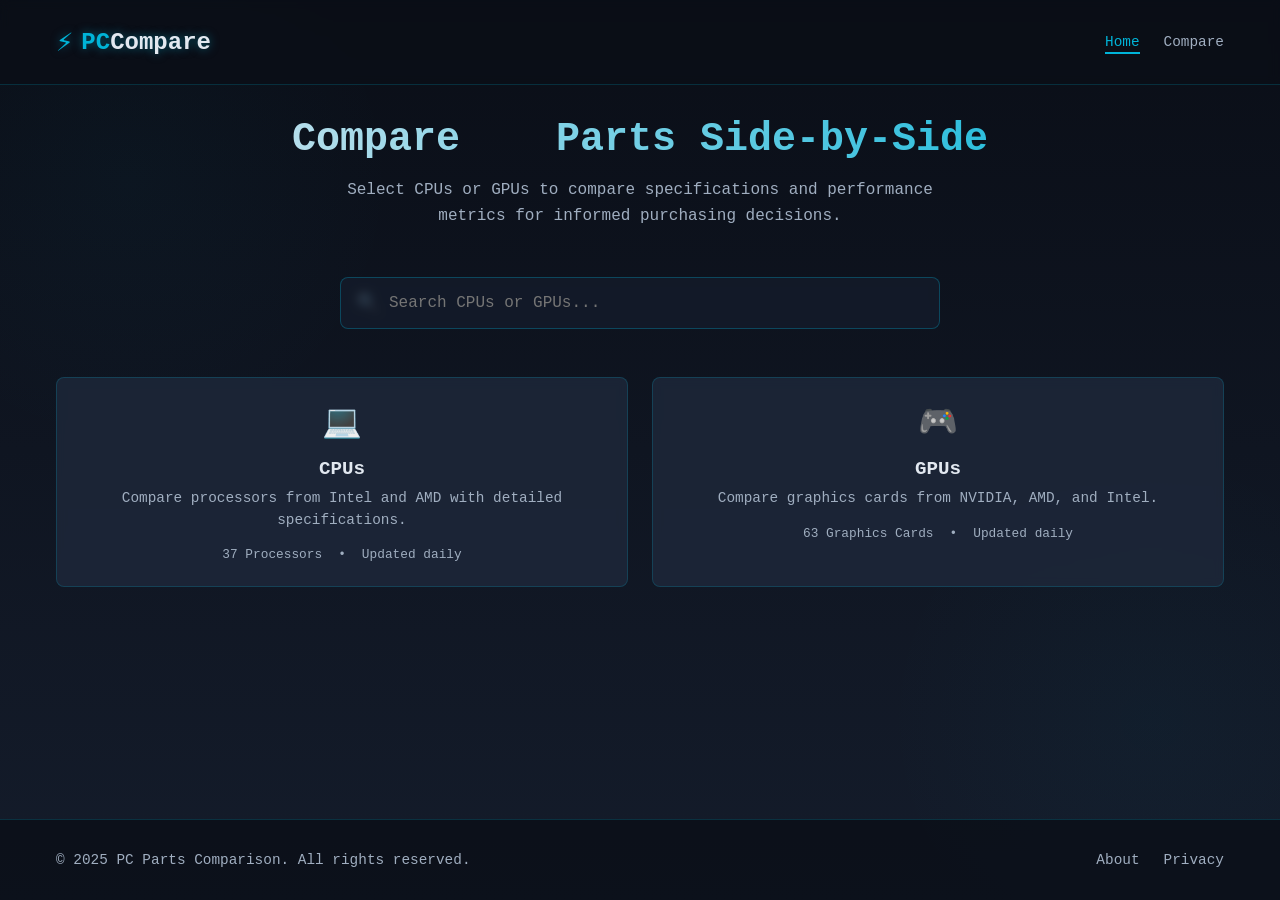
<file: index.html>
<!DOCTYPE html>
<html lang="en">
<head>
    <meta charset="UTF-8">
    <meta name="viewport" content="width=device-width, initial-scale=1.0">
    <title>PC Parts Comparison</title>
    <style>
        :root {
            --bg-primary: #0a0e17;
            --bg-secondary: #141c2b;
            --accent: #00b4d8;
            --text-primary: #e2e8f0;
            --text-secondary: #a0aec0;
            --success: #10b981;
            --danger: #ef4444;
            --card-bg: rgba(30, 41, 59, 0.8);
            --glow: 0 0 10px rgba(0, 180, 216, 0.5);
        }
        
        * {
            margin: 0;
            padding: 0;
            box-sizing: border-box;
            font-family: 'Consolas', 'Courier New', monospace;
        }
        
        body {
            background-color: var(--bg-primary);
            color: var(--text-primary);
            min-height: 100vh;
            display: flex;
            flex-direction: column;
            background-image: 
                radial-gradient(circle at 10% 20%, rgba(0, 180, 216, 0.03) 0%, transparent 20%),
                radial-gradient(circle at 90% 80%, rgba(0, 180, 216, 0.03) 0%, transparent 20%),
                linear-gradient(to bottom, var(--bg-primary), var(--bg-secondary));
        }
        
        header {
            padding: 1.5rem;
            background-color: rgba(10, 14, 23, 0.8);
            backdrop-filter: blur(5px);
            border-bottom: 1px solid rgba(0, 180, 216, 0.2);
            position: sticky;
            top: 0;
            z-index: 100;
        }
        
        .container {
            width: 100%;
            max-width: 1200px;
            margin: 0 auto;
            padding: 0 1rem;
        }
        
        .header-content {
            display: flex;
            justify-content: space-between;
            align-items: center;
        }
        
        .logo {
            display: flex;
            align-items: center;
            gap: 0.5rem;
            font-size: 1.5rem;
            font-weight: bold;
            color: var(--accent);
            text-shadow: var(--glow);
        }
        
        .logo span {
            color: var(--text-primary);
        }
        
        .logo-icon {
            font-size: 1.8rem;
        }
        
        nav ul {
            display: flex;
            list-style: none;
            gap: 1.5rem;
        }
        
        nav a {
            color: var(--text-secondary);
            text-decoration: none;
            transition: color 0.3s ease;
            font-size: 0.9rem;
            position: relative;
            padding: 0.25rem 0;
        }
        
        nav a:hover {
            color: var(--accent);
        }
        
        nav a::after {
            content: '';
            position: absolute;
            width: 0;
            height: 2px;
            bottom: 0;
            left: 0;
            background-color: var(--accent);
            transition: width 0.3s ease;
        }
        
        nav a:hover::after {
            width: 100%;
        }
        
        .active {
            color: var(--accent);
        }
        
        .active::after {
            width: 100%;
        }
        
        main {
            flex: 1;
            padding: 2rem 0;
        }
        
        .hero {
            text-align: center;
            margin: 2rem 0 3rem;
        }
        
        .hero h1 {
            font-size: 2.5rem;
            margin-bottom: 1rem;
            background: linear-gradient(90deg, var(--text-primary), var(--accent));
            -webkit-background-clip: text;
            -webkit-text-fill-color: transparent;
        }
        
        .hero p {
            color: var(--text-secondary);
            max-width: 600px;
            margin: 0 auto;
            line-height: 1.6;
        }
        
        .search-container {
            position: relative;
            max-width: 600px;
            margin: 2rem auto;
        }
        
        .search-wrapper {
            position: relative;
            display: flex;
            align-items: center;
        }
        
        .search-icon {
            position: absolute;
            left: 1rem;
            color: var(--text-secondary);
            font-size: 1.2rem;
        }
        
        #search {
            width: 100%;
            padding: 1rem 1rem 1rem 3rem;
            border: 1px solid rgba(0, 180, 216, 0.3);
            border-radius: 8px;
            background-color: rgba(20, 28, 43, 0.8);
            color: var(--text-primary);
            font-size: 1rem;
            backdrop-filter: blur(5px);
            transition: all 0.3s ease;
        }
        
        #search:focus {
            outline: none;
            border-color: var(--accent);
            box-shadow: var(--glow);
        }
        
        #search-results {
            position: absolute;
            top: 100%;
            left: 0;
            right: 0;
            background-color: var(--card-bg);
            border-radius: 0 0 8px 8px;
            border: 1px solid rgba(0, 180, 216, 0.3);
            border-top: none;
            max-height: 400px;
            overflow-y: auto;
            z-index: 10;
            backdrop-filter: blur(10px);
            display: none;
        }
        
        .result-item {
            padding: 1rem;
            border-bottom: 1px solid rgba(0, 180, 216, 0.2);
            cursor: pointer;
            transition: background-color 0.2s ease;
            display: flex;
            align-items: center;
            gap: 1rem;
        }
        
        .result-item:last-child {
            border-bottom: none;
        }
        
        .result-item:hover {
            background-color: rgba(0, 180, 216, 0.1);
        }
        
        .result-img {
            width: 50px;
            height: 50px;
            background-color: var(--bg-secondary);
            border-radius: 8px;
            display: flex;
            align-items: center;
            justify-content: center;
            font-size: 1.5rem;
            color: var(--accent);
        }
        
        .result-info {
            flex: 1;
        }
        
        .result-name {
            font-weight: bold;
            font-size: 1rem;
            margin-bottom: 0.25rem;
        }
        
        .result-specs {
            color: var(--text-secondary);
            font-size: 0.8rem;
        }
        
        .result-type {
            font-size: 0.7rem;
            padding: 0.2rem 0.5rem;
            border-radius: 4px;
            text-transform: uppercase;
            margin-left: 0.5rem;
        }
        
        .type-cpu {
            background-color: rgba(16, 185, 129, 0.2);
            color: var(--success);
        }
        
        .type-gpu {
            background-color: rgba(239, 68, 68, 0.2);
            color: var(--danger);
        }
        
        .highlight {
            color: var(--accent);
            font-weight: bold;
        }
        
        .categories {
            display: grid;
            grid-template-columns: repeat(auto-fit, minmax(250px, 1fr));
            gap: 1.5rem;
            margin-top: 3rem;
        }
        
        .category-card {
            background-color: var(--card-bg);
            border-radius: 8px;
            padding: 1.5rem;
            text-align: center;
            transition: transform 0.3s ease, box-shadow 0.3s ease;
            cursor: pointer;
            border: 1px solid rgba(0, 180, 216, 0.2);
            backdrop-filter: blur(5px);
        }
        
        .category-card:hover {
            transform: translateY(-5px);
            box-shadow: var(--glow);
        }
        
        .category-icon {
            font-size: 2rem;
            color: var(--accent);
            margin-bottom: 1rem;
        }
        
        .category-title {
            font-size: 1.2rem;
            margin-bottom: 0.5rem;
        }
        
        .category-description {
            color: var(--text-secondary);
            font-size: 0.9rem;
            line-height: 1.5;
        }
        
        .category-stats {
            display: flex;
            justify-content: center;
            gap: 1rem;
            margin-top: 1rem;
            color: var(--text-secondary);
            font-size: 0.8rem;
        }
        
        footer {
            background-color: rgba(10, 14, 23, 0.8);
            padding: 2rem 0;
            border-top: 1px solid rgba(0, 180, 216, 0.2);
            margin-top: 2rem;
        }
        
        .footer-content {
            display: flex;
            justify-content: space-between;
            align-items: center;
        }
        
        .footer-links {
            display: flex;
            gap: 1.5rem;
        }
        
        .footer-links a {
            color: var(--text-secondary);
            text-decoration: none;
            font-size: 0.9rem;
            transition: color 0.3s ease;
        }
        
        .footer-links a:hover {
            color: var(--accent);
        }
        
        .copyright {
            color: var(--text-secondary);
            font-size: 0.9rem;
        }
        
        /* Terminal-like typing animation */
        .terminal-text {
            position: relative;
            display: inline-block;
        }
        
        .terminal-text::after {
            content: '|';
            position: absolute;
            right: -8px;
            animation: blink 1s infinite;
        }
        
        @keyframes blink {
            0%, 100% { opacity: 1; }
            50% { opacity: 0; }
        }
        
        /* Responsive */
        @media (max-width: 768px) {
            .header-content {
                flex-direction: column;
                gap: 1rem;
            }
            
            .hero h1 {
                font-size: 2rem;
            }
            
            .categories {
                grid-template-columns: 1fr;
            }
            
            .footer-content {
                flex-direction: column;
                gap: 1rem;
                text-align: center;
            }
        }
    </style>
</head>
<body>
    <header>
        <div class="container">
            <div class="header-content">
                <div class="logo">
                    <div class="logo-icon">⚡</div>
                    <div>PC<span>Compare</span></div>
                </div>
                <nav>
                    <ul>
                        <li><a href="#" class="active">Home</a></li>
                        <li><a href="compare.html">Compare</a></li>
                    </ul>
                </nav>
            </div>
        </div>
    </header>
    
    <main class="container">
        <section class="hero">
            <h1>Compare <span class="terminal-text">PC</span> Parts Side-by-Side</h1>
            <p>Select CPUs or GPUs to compare specifications and performance metrics for informed purchasing decisions.</p>
        </section>
        
        <section class="search-container">
            <div class="search-wrapper">
                <span class="search-icon">🔍</span>
                <input type="text" id="search" placeholder="Search CPUs or GPUs..." autocomplete="off">
            </div>
            <div id="search-results"></div>
        </section>
        
        <section class="categories">
            <div class="category-card" onclick="location.href='compare.html?type=cpu&id=i9-13900K'">
                <div class="category-icon">💻</div>
                <h3 class="category-title">CPUs</h3>
                <p class="category-description">Compare processors from Intel and AMD with detailed specifications.</p>
                <div class="category-stats">
                    <span id="cpu-count">Loading...</span>
                    <span>•</span>
                    <span>Updated daily</span>
                </div>
            </div>
            
            <div class="category-card" onclick="location.href='compare.html?type=gpu&id=rtx4090'">
                <div class="category-icon">🎮</div>
                <h3 class="category-title">GPUs</h3>
                <p class="category-description">Compare graphics cards from NVIDIA, AMD, and Intel.</p>
                <div class="category-stats">
                    <span id="gpu-count">Loading...</span>
                    <span>•</span>
                    <span>Updated daily</span>
                </div>
            </div>
        </section>
    </main>
    
    <footer>
        <div class="container">
            <div class="footer-content">
                <div class="copyright">© 2025 PC Parts Comparison. All rights reserved.</div>
                <div class="footer-links">
                    <a href="#">About</a>
                    <a href="#">Privacy</a>
                </div>
            </div>
        </div>
    </footer>
    
    <script>
        // Load parts data from JSON files
        async function loadPartsData() {
            try {
                const [cpusResponse, gpusResponse] = await Promise.all([
                    fetch('data/cpus.json'),
                    fetch('data/gpus.json')
                ]);
                
                if (!cpusResponse.ok || !gpusResponse.ok) {
                    throw new Error('Failed to load parts data');
                }
                
                const cpus = await cpusResponse.json();
                const gpus = await gpusResponse.json();
                
                // Update counts in UI
                document.getElementById('cpu-count').textContent = `${cpus.length} Processors`;
                document.getElementById('gpu-count').textContent = `${gpus.length} Graphics Cards`;
                
                return { cpus, gpus };
            } catch (error) {
                console.error('Error loading parts data:', error);
                return { cpus: [], gpus: [] };
            }
        }
        
        // Initialize with empty data
        let partsData = { cpus: [], gpus: [] };
        
        // Typing effect for terminal text
        const terminalText = document.querySelector('.terminal-text');
        const words = ['PC', 'CPU', 'GPU', 'Hardware'];
        let wordIndex = 0;
        let charIndex = 0;
        let isDeleting = false;
        let typingSpeed = 150;

        function typeEffect() {
            const currentWord = words[wordIndex];
            
            if (isDeleting) {
                terminalText.textContent = currentWord.substring(0, charIndex - 1);
                charIndex--;
            } else {
                terminalText.textContent = currentWord.substring(0, charIndex + 1);
                charIndex++;
            }
            
            if (!isDeleting && charIndex === currentWord.length) {
                isDeleting = true;
                typingSpeed = 100;
                setTimeout(typeEffect, 1500);
            } else if (isDeleting && charIndex === 0) {
                isDeleting = false;
                typingSpeed = 150;
                wordIndex = (wordIndex + 1) % words.length;
                setTimeout(typeEffect, 500);
            } else {
                setTimeout(typeEffect, typingSpeed);
            }
        }
        
        // Start the typing effect
        setTimeout(typeEffect, 1000);
        
        // Search functionality
        const searchInput = document.getElementById('search');
        const searchResults = document.getElementById('search-results');
        
        searchInput.addEventListener('input', async function() {
            const searchTerm = this.value.toLowerCase().trim();
            
            if (searchTerm === '') {
                searchResults.style.display = 'none';
                return;
            }
            
            // Ensure parts data is loaded
            if (partsData.cpus.length === 0 && partsData.gpus.length === 0) {
                partsData = await loadPartsData();
            }
            
            const allParts = [
                ...partsData.cpus.map(part => ({ ...part, type: 'CPU' })),
                ...partsData.gpus.map(part => ({ ...part, type: 'GPU' }))
            ];
            
            const filteredParts = allParts.filter(part => 
                part.name.toLowerCase().includes(searchTerm) || 
                part.type.toLowerCase().includes(searchTerm) ||
                (part.specs && part.specs.toLowerCase().includes(searchTerm))
            );
            
            if (filteredParts.length > 0) {
                displayResults(filteredParts, searchTerm);
                searchResults.style.display = 'block';
            } else {
                searchResults.innerHTML = `<div class="result-item">No results found for "${searchTerm}"</div>`;
                searchResults.style.display = 'block';
            }
        });
        
        function displayResults(results, searchTerm) {
            searchResults.innerHTML = '';
            
            results.forEach(part => {
                const resultItem = document.createElement('div');
                resultItem.className = 'result-item';
                
                // Create specs string based on part type
                let specs = '';
                if (part.type === 'CPU') {
                    specs = `${part.cores} Cores, ${part.threads} Threads, ${part.speed}`;
                } else if (part.type === 'GPU') {
                    specs = `${part.vram}, ${part.speed}`;
                }
                
                // Highlight matching text
                const highlightedName = highlightText(part.name, searchTerm);
                const highlightedSpecs = highlightText(specs, searchTerm);
                
                resultItem.innerHTML = `
                    <div class="result-img">${part.type === 'CPU' ? '💻' : '🎮'}</div>
                    <div class="result-info">
                        <div class="result-name">${highlightedName} <span class="result-type type-${part.type.toLowerCase()}">${part.type}</span></div>
                        <div class="result-specs">${highlightedSpecs}</div>
                    </div>
                `;
                
                // Add click event to navigate to comparison
                resultItem.addEventListener('click', () => {
                    window.location.href = `compare.html?type=${part.type.toLowerCase()}&id=${part.id}`;
                });
                
                searchResults.appendChild(resultItem);
            });
        }
        
        function highlightText(text, searchTerm) {
            if (!text) return '';
            const regex = new RegExp(`(${searchTerm})`, 'gi');
            return text.replace(regex, '<span class="highlight">$1</span>');
        }
        
        // Close search results when clicking outside
        document.addEventListener('click', function(event) {
            if (!searchInput.contains(event.target) && !searchResults.contains(event.target)) {
                searchResults.style.display = 'none';
            }
        });
        
        // Handle focus on search input
        searchInput.addEventListener('focus', function() {
            if (this.value.trim() !== '') {
                searchResults.style.display = 'block';
            }
        });
        
        // Load parts data when page loads
        document.addEventListener('DOMContentLoaded', async () => {
            partsData = await loadPartsData();
        });
    </script>
</body>
</html>
</file>
